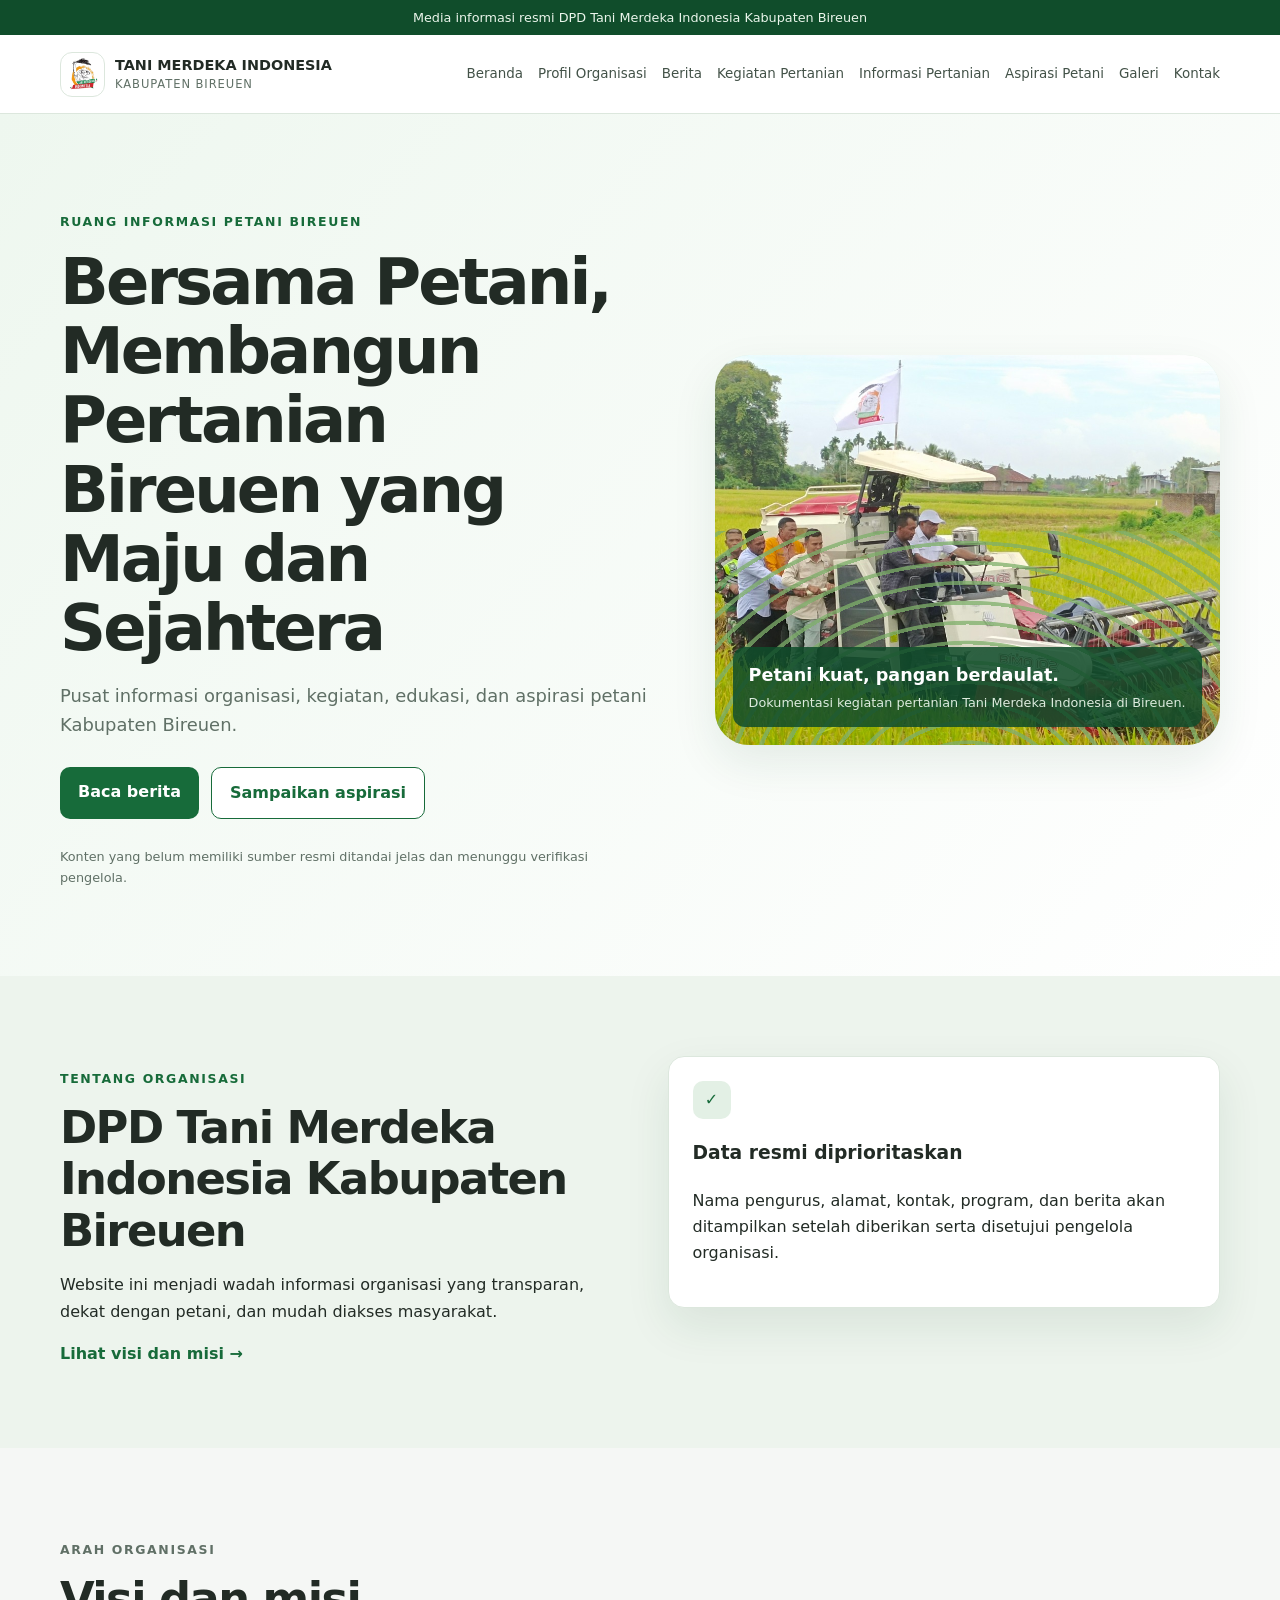
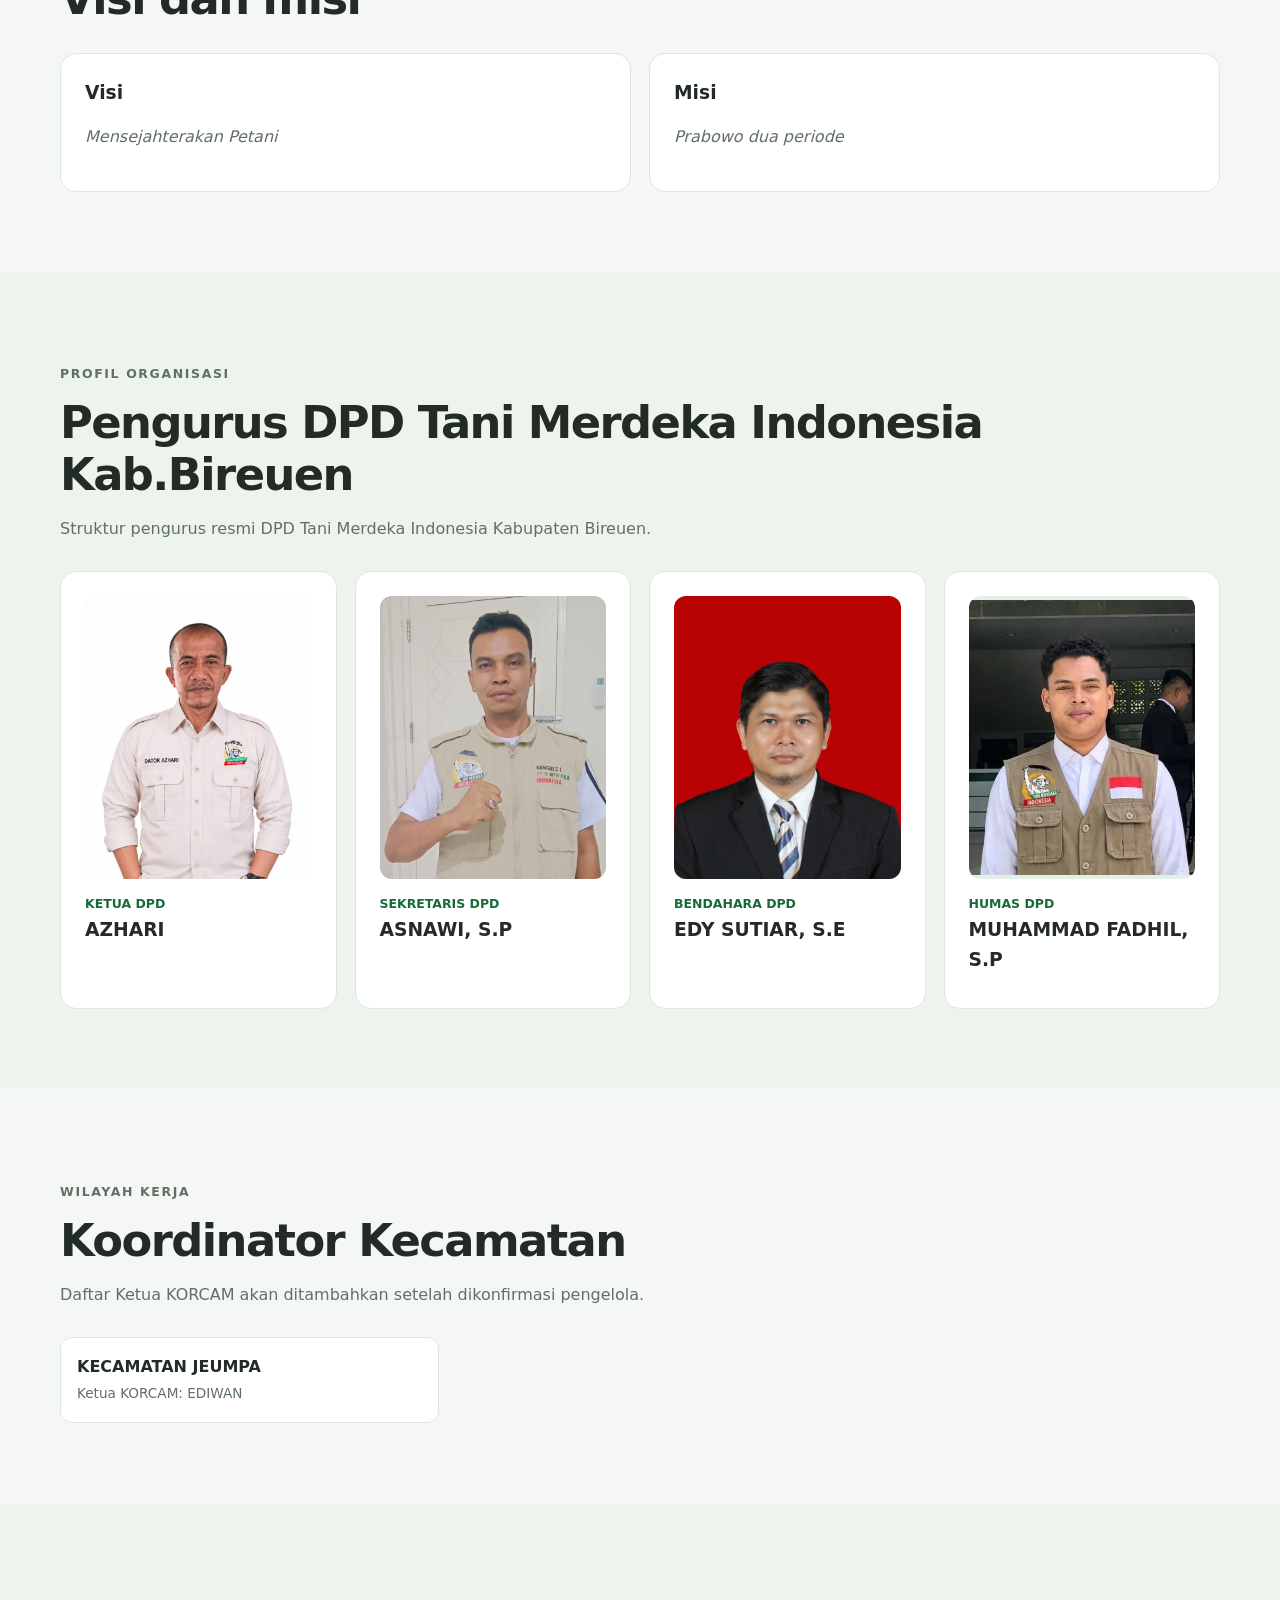
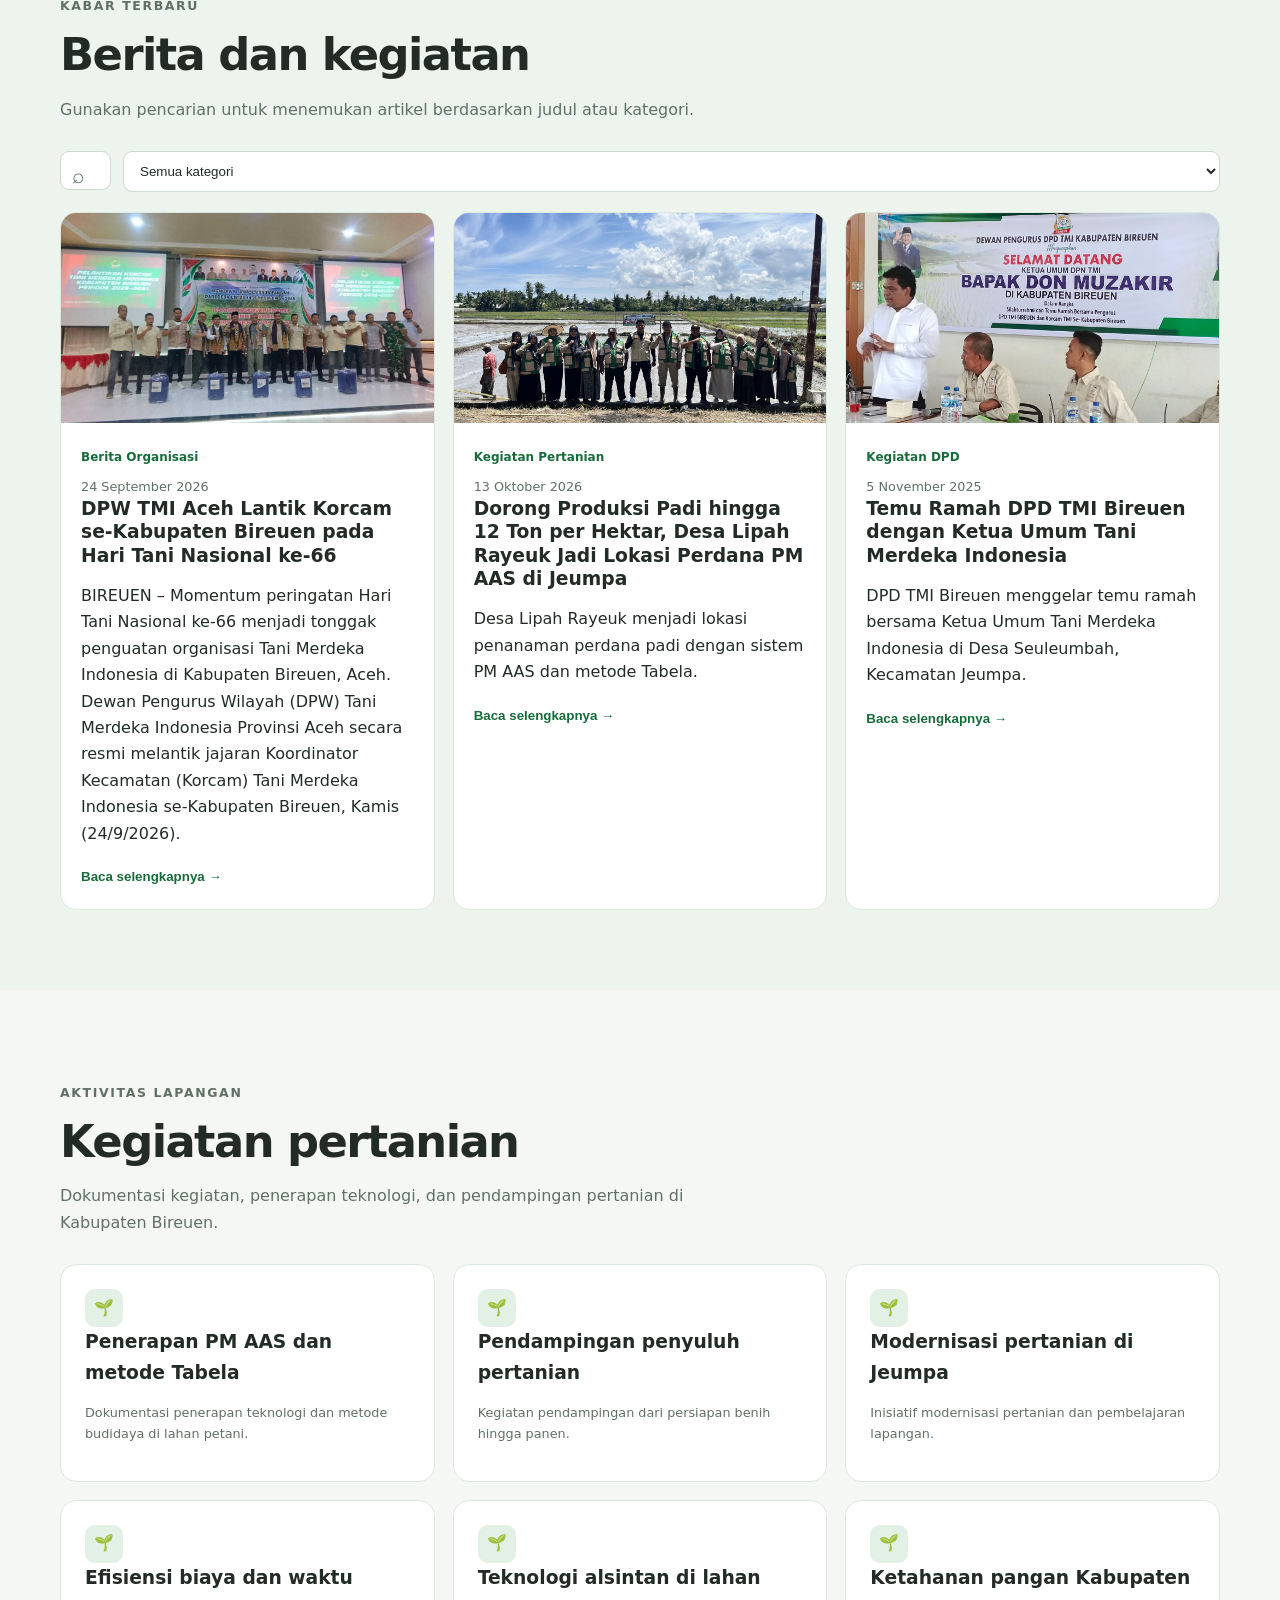
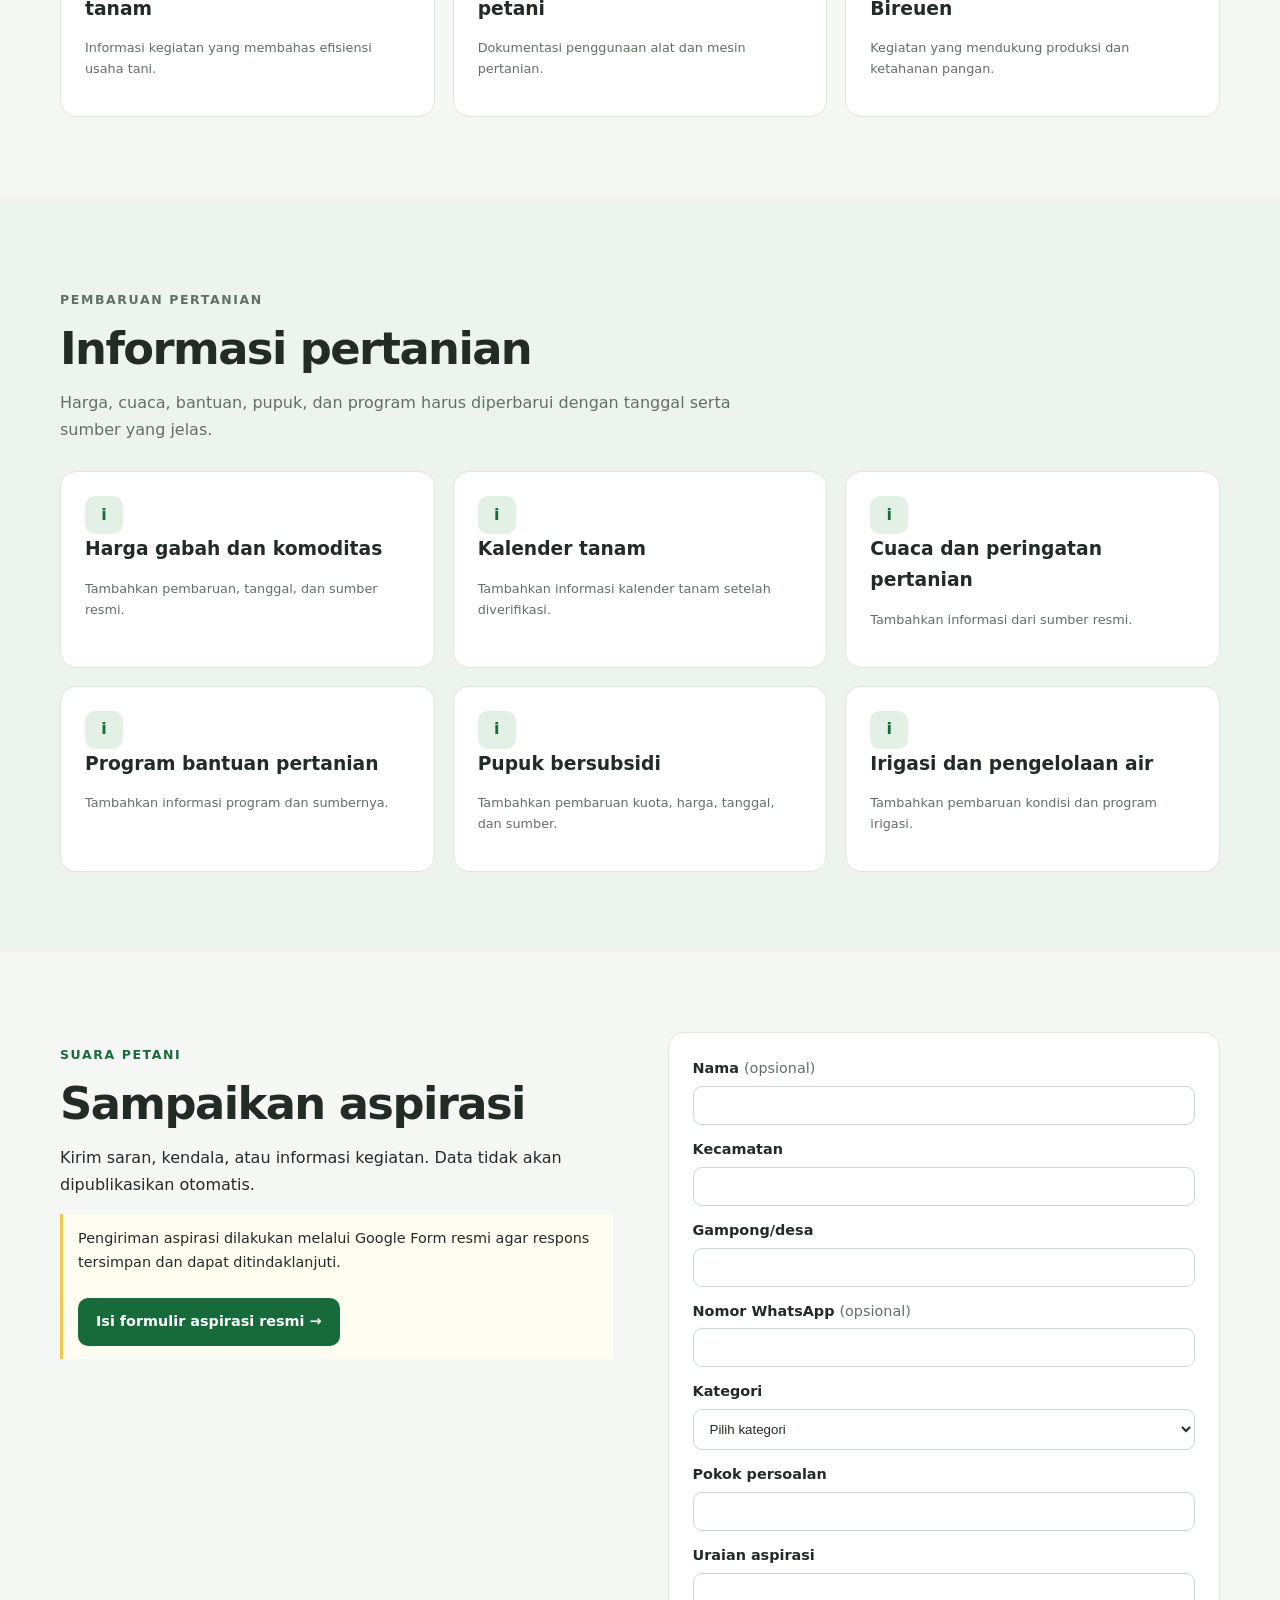
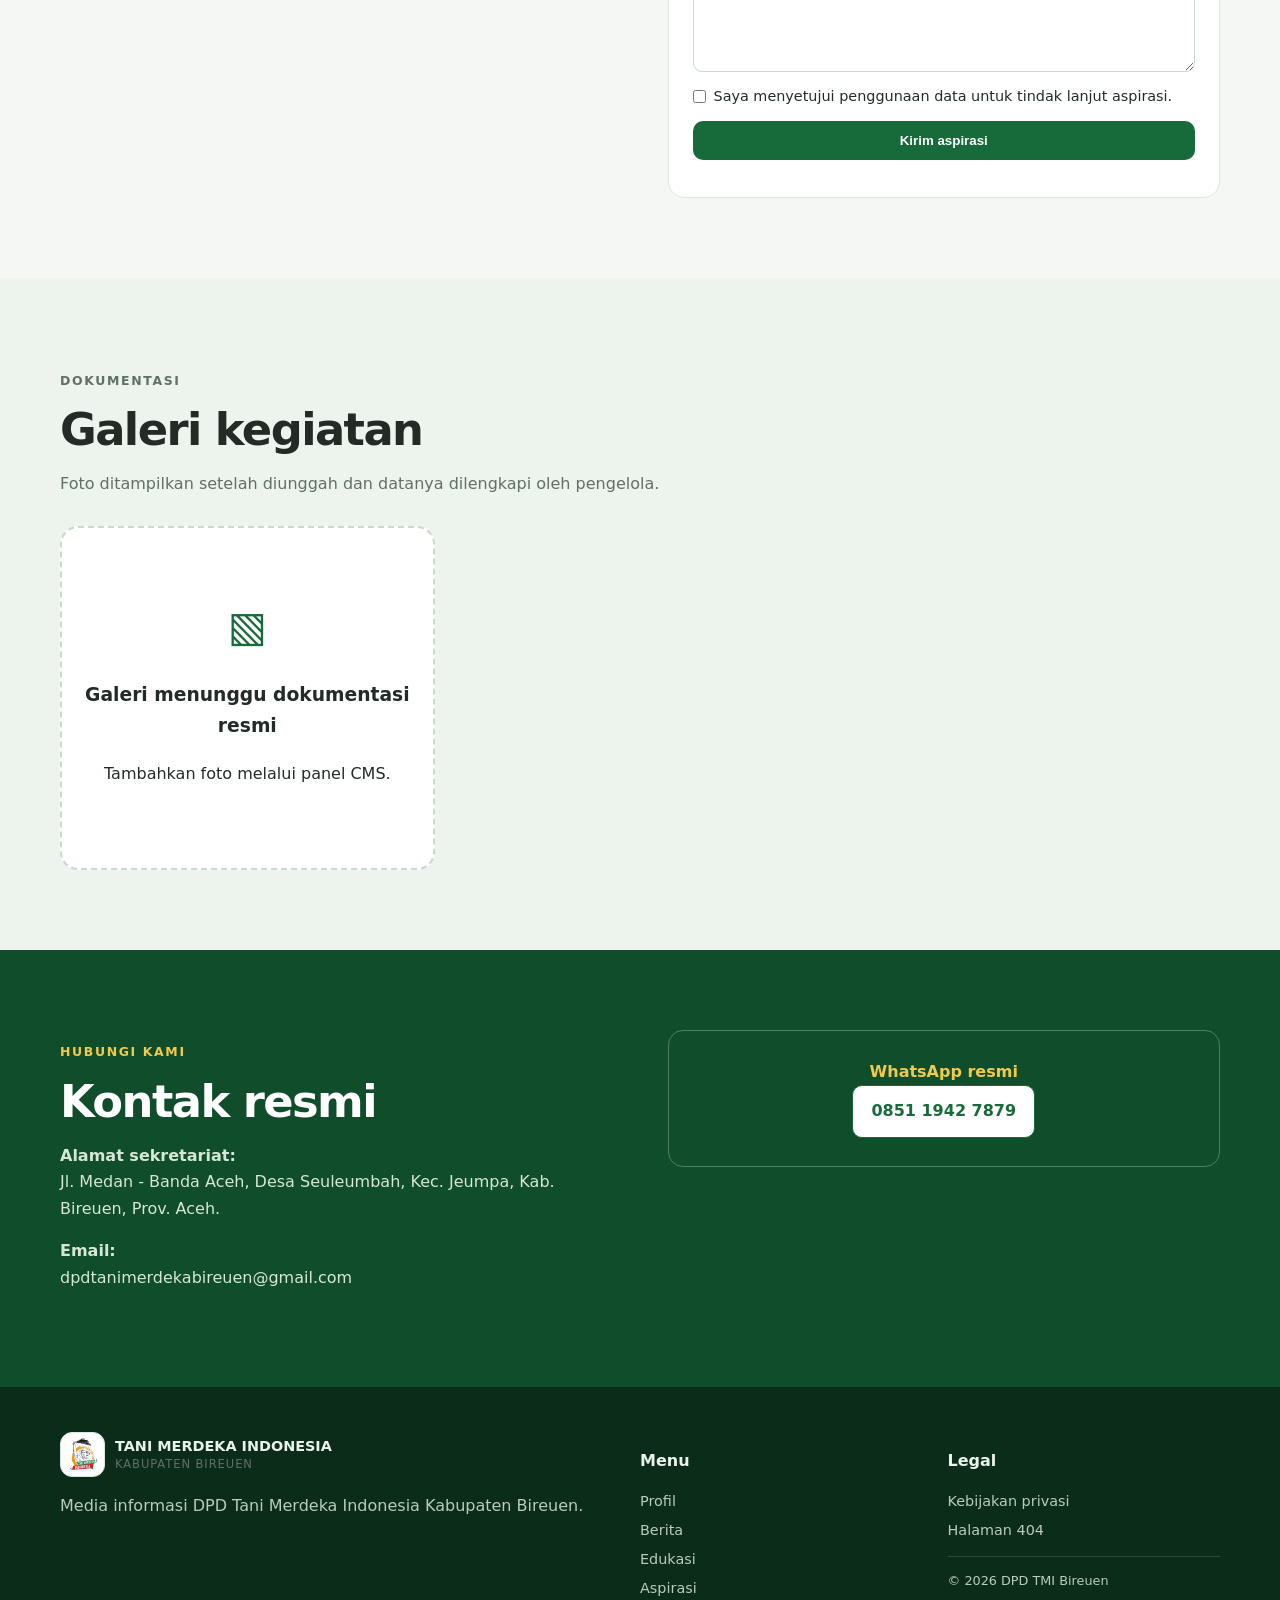
<file: index.html>
<!doctype html>
<html lang="id">
<head>
  <meta charset="utf-8">
  <meta name="viewport" content="width=device-width, initial-scale=1">
  <meta name="theme-color" content="#176B3A">
  <meta name="description" content="Pusat informasi resmi DPD Tani Merdeka Indonesia Kabupaten Bireuen.">
  <link rel="canonical" href="https://dpdtanimerdekabireuen.github.io/tani-merdeka-bireuen/">
  <meta property="og:title" content="DPD Tani Merdeka Indonesia Kabupaten Bireuen">
  <meta property="og:description" content="Bersama petani, membangun pertanian Bireuen yang maju dan sejahtera.">
  <meta property="og:type" content="website">
  <title>DPD Tani Merdeka Indonesia Kabupaten Bireuen</title>
  <link rel="stylesheet" href="assets/css/styles.css">
  <link rel="stylesheet" href="assets/css/gallery.css">
</head>
<body>
  <a class="skip-link" href="#main-content">Lewati ke konten utama</a>
  <div class="notice-bar">Media informasi resmi DPD Tani Merdeka Indonesia Kabupaten Bireuen</div>
  <header class="site-header">
    <div class="container header-inner">
      <a class="brand" href="#beranda" aria-label="Beranda TMI Bireuen">
        <span class="brand-mark"><img src="assets/images/logo-tani-merdeka.png" alt="Logo resmi Tani Merdeka Indonesia"></span>
        <span><strong>Tani Merdeka Indonesia</strong><small>Kabupaten Bireuen</small></span>
      </a>
      <button class="menu-toggle" type="button" aria-expanded="false" aria-controls="main-nav">Menu</button>
      <nav id="main-nav" class="main-nav" aria-label="Navigasi utama">
        <a href="#beranda">Beranda</a>
        <details><summary>Profil Organisasi</summary><div class="dropdown">
          <a href="#profil">Sejarah dan Profil</a><a href="#visi-misi">Visi dan Misi</a><a href="#pengurus">Pengurus DPD</a><a href="#korcam">KORCAM</a>
        </div></details>
        <a href="#berita">Berita</a><a href="#edukasi">Kegiatan Pertanian</a><a href="#informasi">Informasi Pertanian</a>
        <a href="#aspirasi">Aspirasi Petani</a><a href="#galeri">Galeri</a><a href="#kontak">Kontak</a>
      </nav>
    </div>
  </header>

  <main id="main-content">
    <section id="beranda" class="hero">
      <div class="container hero-grid"><div>
        <p class="eyebrow">Ruang informasi petani Bireuen</p>
        <h1>Bersama Petani, Membangun Pertanian Bireuen yang Maju dan Sejahtera</h1>
        <p class="lead">Pusat informasi organisasi, kegiatan, edukasi, dan aspirasi petani Kabupaten Bireuen.</p>
        <div class="actions"><a class="button primary" href="#berita">Baca berita</a><a class="button outline" href="#aspirasi">Sampaikan aspirasi</a></div>
        <p class="verification-note">Konten yang belum memiliki sumber resmi ditandai jelas dan menunggu verifikasi pengelola.</p>
      </div><div class="hero-art hero-photo"><img src="assets/images/sawah-bireuen.jpg" alt="Kegiatan panen padi menggunakan mesin combine harvester di sawah Bireuen"><div class="hero-photo-caption"><b>Petani kuat, pangan berdaulat.</b><span>Dokumentasi kegiatan pertanian Tani Merdeka Indonesia di Bireuen.</span></div></div></div>
    </section>

    <section id="profil" class="section tint"><div class="container two-col"><div><p class="eyebrow">Tentang organisasi</p><h2>DPD Tani Merdeka Indonesia Kabupaten Bireuen</h2><p>Website ini menjadi wadah informasi organisasi yang transparan, dekat dengan petani, dan mudah diakses masyarakat.</p><a class="text-link" href="#visi-misi">Lihat visi dan misi →</a></div><div class="info-card"><span class="card-icon">✓</span><h3>Data resmi diprioritaskan</h3><p>Nama pengurus, alamat, kontak, program, dan berita akan ditampilkan setelah diberikan serta disetujui pengelola organisasi.</p></div></div></section>

    <section id="visi-misi" class="section"><div class="container"><div class="section-heading"><p class="eyebrow">Arah organisasi</p><h2>Visi dan misi</h2></div><div class="cards two"><article class="card"><h3>Visi</h3><p id="vision-text" class="placeholder">Visi resmi organisasi menunggu naskah yang disahkan pengelola.</p></article><article class="card"><h3>Misi</h3><p id="mission-text" class="placeholder">Misi resmi organisasi menunggu naskah yang disahkan pengelola.</p></article></div></div></section>

    <section id="pengurus" class="section tint"><div class="container"><div class="section-heading"><p class="eyebrow">Profil organisasi</p><h2>Pengurus DPD Tani Merdeka Indonesia Kab.Bireuen</h2><p>Struktur pengurus resmi DPD Tani Merdeka Indonesia Kabupaten Bireuen.</p></div><div id="leaders" class="cards four"></div></div></section>
    <section id="korcam" class="section"><div class="container"><div class="section-heading"><p class="eyebrow">Wilayah kerja</p><h2>Koordinator Kecamatan</h2><p>Daftar Ketua KORCAM akan ditambahkan setelah dikonfirmasi pengelola.</p></div><div id="districts" class="district-grid"></div></div></section>

    <section id="berita" class="section tint"><div class="container"><div class="section-heading"><p class="eyebrow">Kabar terbaru</p><h2>Berita dan kegiatan</h2><p>Gunakan pencarian untuk menemukan artikel berdasarkan judul atau kategori.</p></div><div class="toolbar"><label class="search"><span aria-hidden="true">⌕</span><input id="news-search" type="search" placeholder="Cari berita..." aria-label="Cari berita"></label><select id="news-category" aria-label="Filter kategori"><option>Semua kategori</option></select></div><div id="news-list" class="cards three"></div></div></section>
    <section id="edukasi" class="section"><div class="container"><div class="section-heading"><p class="eyebrow">Aktivitas lapangan</p><h2>Kegiatan pertanian</h2><p>Dokumentasi kegiatan, penerapan teknologi, dan pendampingan pertanian di Kabupaten Bireuen.</p></div><div id="education-list" class="cards three"></div></div></section>
    <section id="informasi" class="section tint"><div class="container"><div class="section-heading"><p class="eyebrow">Pembaruan pertanian</p><h2>Informasi pertanian</h2><p>Harga, cuaca, bantuan, pupuk, dan program harus diperbarui dengan tanggal serta sumber yang jelas.</p></div><div id="info-list" class="cards three"></div></div></section>

    <section id="aspirasi" class="section"><div class="container form-layout"><div><p class="eyebrow">Suara petani</p><h2>Sampaikan aspirasi</h2><p>Kirim saran, kendala, atau informasi kegiatan. Data tidak akan dipublikasikan otomatis.</p><div class="privacy-box">Formulir ini belum terhubung ke layanan penyimpanan. Pengelola perlu mengisi endpoint Google Forms atau layanan formulir pilihan di <a href="assets/js/config.js">config.js</a> sebelum digunakan.</div></div><form id="aspiration-form" class="form-card" novalidate><label>Nama <span>(opsional)</span><input name="name" autocomplete="name"></label><label>Kecamatan<input name="district" required></label><label>Gampong/desa<input name="village" required></label><label>Nomor WhatsApp <span>(opsional)</span><input name="phone" type="tel"></label><label>Kategori<select name="category" required><option value="">Pilih kategori</option><option>Irigasi dan pengairan</option><option>Pupuk dan sarana produksi</option><option>Alsintan</option><option>Bantuan pertanian</option><option>Harga dan pemasaran hasil panen</option><option>Edukasi pertanian</option><option>Lainnya</option></select></label><label>Pokok persoalan<input name="subject" required></label><label>Uraian aspirasi<textarea name="message" rows="5" required></textarea></label><label class="check-row"><input name="consent" type="checkbox" required> Saya menyetujui penggunaan data untuk tindak lanjut aspirasi.</label><button class="button primary" type="submit">Kirim aspirasi</button><p id="form-status" class="form-status" role="status"></p></form></div></section>

    <section id="galeri" class="section tint"><div class="container"><div class="section-heading"><p class="eyebrow">Dokumentasi</p><h2>Galeri kegiatan</h2><p>Foto ditampilkan setelah diunggah dan datanya dilengkapi oleh pengelola.</p></div><div id="gallery-list" class="gallery-grid"></div></div></section>
    <section id="kontak" class="section contact"><div class="container contact-inner"><div><p class="eyebrow">Hubungi kami</p><h2>Kontak resmi</h2><p><strong>Alamat sekretariat:</strong><br>Jl. Medan - Banda Aceh, Desa Seuleumbah, Kec. Jeumpa, Kab. Bireuen, Prov. Aceh.</p><p><strong>Email:</strong><br><a href="mailto:dpdtanimerdekabireuen@gmail.com">dpdtanimerdekabireuen@gmail.com</a></p></div><div class="contact-placeholder"><strong>WhatsApp resmi</strong><br><a class="button outline" href="https://wa.me/6285119427879" target="_blank" rel="noopener">0851 1942 7879</a></div></div></section>
  </main>

  <footer class="site-footer"><div class="container footer-grid"><div><a class="brand" href="#beranda"><span class="brand-mark"><img src="assets/images/logo-tani-merdeka.png" alt="Logo resmi Tani Merdeka Indonesia"></span><span><strong>Tani Merdeka Indonesia</strong><small>Kabupaten Bireuen</small></span></a><p>Media informasi DPD Tani Merdeka Indonesia Kabupaten Bireuen.</p></div><div><h3>Menu</h3><a href="#profil">Profil</a><a href="#berita">Berita</a><a href="#edukasi">Edukasi</a><a href="#aspirasi">Aspirasi</a></div><div><h3>Legal</h3><a href="privacy.html">Kebijakan privasi</a><a href="404.html">Halaman 404</a><p class="small">© <span id="year"></span> DPD TMI Bireuen</p></div></div></footer>
  <dialog id="article-dialog"><button class="dialog-close" type="button" aria-label="Tutup">×</button><p class="eyebrow" id="dialog-category"></p><h2 id="dialog-title"></h2><p id="dialog-body"></p><p class="small">Informasi disajikan berdasarkan data yang diberikan pengelola. Periksa tanggal dan sumber sebelum melakukan pembaruan.</p></dialog>
  <script src="assets/js/config.js"></script><script src="assets/js/data.js"></script><script src="assets/js/app.js"></script>
</body></html>
</file>
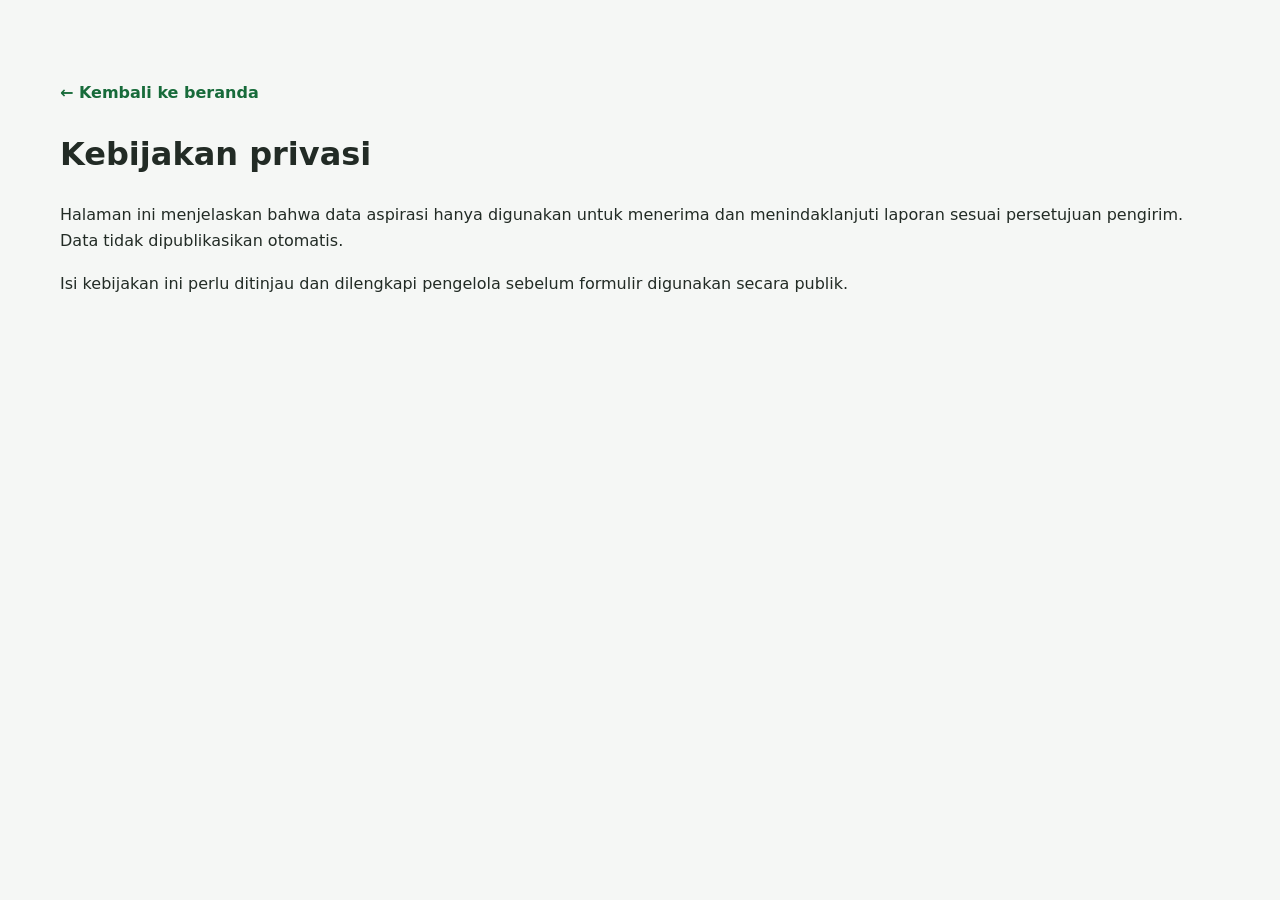
<file: privacy.html>
<!doctype html><html lang="id"><head><meta charset="utf-8"><meta name="viewport" content="width=device-width,initial-scale=1"><title>Kebijakan Privasi | TMI Bireuen</title><link rel="stylesheet" href="assets/css/styles.css"></head><body><main class="section"><div class="container"><a class="text-link" href="index.html">← Kembali ke beranda</a><h1>Kebijakan privasi</h1><p>Halaman ini menjelaskan bahwa data aspirasi hanya digunakan untuk menerima dan menindaklanjuti laporan sesuai persetujuan pengirim. Data tidak dipublikasikan otomatis.</p><p>Isi kebijakan ini perlu ditinjau dan dilengkapi pengelola sebelum formulir digunakan secara publik.</p></div></main></body></html>
</file>
<file: assets/css/styles.css>
:root{--green:#176b3a;--dark:#104d2b;--red:#d62828;--yellow:#f2c94c;--paper:#f5f7f5;--ink:#222b25;--muted:#607066;--line:#dce7dd;--white:#fff;--shadow:0 18px 45px #104d2b18}*{box-sizing:border-box}html{scroll-behavior:smooth}body{margin:0;color:var(--ink);background:var(--paper);font:16px/1.65 Inter,system-ui,-apple-system,"Segoe UI",sans-serif}a{color:inherit;text-decoration:none}.container{width:min(1160px,calc(100% - 32px));margin:auto}.skip-link{position:absolute;left:-999px}.skip-link:focus{left:12px;top:12px;background:var(--white);padding:8px;z-index:20}.notice-bar{background:var(--dark);color:#eaf5eb;text-align:center;font-size:.8rem;padding:7px}.site-header{position:sticky;top:0;z-index:10;background:#ffffffed;border-bottom:1px solid var(--line);backdrop-filter:blur(12px)}.header-inner{min-height:78px;display:flex;align-items:center;gap:24px}.brand{display:flex;align-items:center;gap:10px;min-width:max-content}.brand-mark{display:grid;place-items:center;width:45px;height:45px;border-radius:12px;background:var(--green);color:#fff;font-weight:900;font-size:.76rem;letter-spacing:.04em}.brand strong,.brand small{display:block;line-height:1.15}.brand strong{font-size:.9rem;text-transform:uppercase}.brand small{color:var(--muted);font-size:.72rem;margin-top:4px;text-transform:uppercase;letter-spacing:.08em}.main-nav{display:flex;align-items:center;justify-content:flex-end;gap:15px;margin-left:auto;font-size:.84rem}.main-nav a,.main-nav summary{cursor:pointer;padding:8px 0;color:#435248}.main-nav a:hover,.main-nav summary:hover{color:var(--green)}details{position:relative}summary{list-style:none}summary::-webkit-details-marker{display:none}.dropdown{position:absolute;right:0;top:38px;min-width:210px;padding:8px;background:#fff;border:1px solid var(--line);border-radius:12px;box-shadow:var(--shadow)}.dropdown a{display:block;padding:8px 10px}.menu-toggle{display:none;margin-left:auto;border:1px solid var(--line);background:#fff;border-radius:9px;padding:8px 12px}.hero{background:linear-gradient(130deg,#eef7ef,#fff);padding:85px 0 75px}.hero-grid{display:grid;grid-template-columns:1fr .85fr;gap:60px;align-items:center}.eyebrow{color:var(--green);font-size:.78rem;font-weight:800;letter-spacing:.13em;text-transform:uppercase}.hero h1{max-width:760px;font-size:clamp(2.2rem,5vw,4.3rem);line-height:1.08;letter-spacing:-.045em;margin:16px 0}.lead{font-size:1.12rem;color:var(--muted);max-width:600px}.actions{display:flex;flex-wrap:wrap;gap:12px;margin:27px 0}.button{display:inline-flex;justify-content:center;border:0;border-radius:10px;padding:12px 18px;font-weight:800;cursor:pointer}.primary{background:var(--green);color:#fff}.outline{border:1px solid var(--green);color:var(--green);background:#fff}.verification-note,.small{font-size:.8rem;color:var(--muted)}.hero-art{min-height:390px;border-radius:34px;background:linear-gradient(150deg,#b4d494,#e6d68c 58%,#357c4d);display:flex;flex-direction:column;justify-content:flex-end;padding:30px;color:#fff;position:relative;overflow:hidden;box-shadow:var(--shadow)}.hero-art:before{content:"";position:absolute;inset:45% -15% -15%;background:repeating-radial-gradient(ellipse at 50% 100%,#7eaf6a 0 4px,transparent 5px 24px);opacity:.75}.hero-art span{font-size:5rem;z-index:1}.hero-art b{font-size:1.5rem;z-index:1}.section{padding:80px 0}.tint{background:#edf4ed}.two-col,.form-layout,.contact-inner{display:grid;grid-template-columns:1fr 1fr;gap:55px;align-items:start}.section h2{font-size:clamp(1.9rem,3.5vw,3rem);line-height:1.15;letter-spacing:-.035em;margin:10px 0 15px}.text-link{color:var(--green);font-weight:800}.info-card,.card,.form-card{background:#fff;border:1px solid var(--line);border-radius:16px;padding:24px}.info-card{box-shadow:var(--shadow)}.card-icon{display:grid;place-items:center;background:#e3f0e5;color:var(--green);width:38px;height:38px;border-radius:10px;font-weight:900}.section-heading{margin-bottom:28px}.section-heading p{color:var(--muted);max-width:680px}.cards{display:grid;gap:18px}.cards.two{grid-template-columns:repeat(2,1fr)}.cards.three{grid-template-columns:repeat(3,1fr)}.cards.four{grid-template-columns:repeat(4,1fr)}.card h3{margin:0 0 8px}.placeholder{color:var(--muted);font-style:italic}.leader-avatar{height:125px;border-radius:12px;background:#e3f0e5;display:grid;place-items:center;font-weight:800;color:var(--green);font-size:1.5rem;margin-bottom:15px}.leader-role{font-size:.78rem;color:var(--green);font-weight:800;text-transform:uppercase}.district-grid{display:grid;grid-template-columns:repeat(3,1fr);gap:12px}.district{padding:16px;background:#fff;border:1px solid var(--line);border-radius:12px}.district strong{display:block}.district span{color:var(--muted);font-size:.85rem}.toolbar{display:flex;gap:12px;margin-bottom:20px}.search{flex:1;position:relative}.search span{position:absolute;left:12px;top:8px;font-size:1.3rem;color:var(--muted)}input,select,textarea{width:100%;border:1px solid #cbd9ce;border-radius:9px;padding:11px 12px;background:#fff;color:var(--ink)}.search input{padding-left:37px}.article-card{overflow:hidden;padding:0}.article-card .card-body{padding:20px}.article-cover{height:130px;background:linear-gradient(135deg,#c8dfb1,#4b8d59);display:grid;place-items:center;font-size:2.6rem}.tag{display:inline-block;color:var(--green);font-size:.75rem;font-weight:800;margin-bottom:8px}.article-card h3{line-height:1.25}.article-card button{border:0;background:none;color:var(--green);font-weight:800;padding:0;cursor:pointer}.form-layout{align-items:start}.form-card{display:grid;gap:13px}.form-card label{font-weight:700;font-size:.9rem}.form-card label>span{font-weight:400;color:var(--muted)}.form-card input,.form-card select,.form-card textarea{display:block;margin-top:5px}.check-row{display:flex!important;gap:8px;align-items:flex-start;font-weight:400!important}.check-row input{width:auto;margin:5px 0}.privacy-box{border-left:3px solid var(--yellow);padding:13px 15px;background:#fffdf2;font-size:.9rem}.form-status{margin:0;color:var(--red);font-size:.85rem}.gallery-empty{text-align:center;padding:65px 20px;border:2px dashed #c7dacb;border-radius:18px;background:#fff}.gallery-empty span{font-size:2.6rem;color:var(--green)}.contact{background:var(--dark);color:#fff}.contact .eyebrow{color:var(--yellow)}.contact p{color:#d6e6d8}.contact-placeholder{border:1px solid #ffffff44;border-radius:15px;padding:28px;color:#f2c94c;text-align:center}.contact-placeholder small{color:#d6e6d8}.site-footer{background:#0c2c1a;color:#e9f3ea;padding:45px 0 25px}.footer-grid{display:grid;grid-template-columns:2fr 1fr 1fr;gap:35px}.site-footer p{color:#b8cdbb}.site-footer h3{font-size:1rem}.site-footer a:not(.brand){display:block;color:#b8cdbb;margin:5px 0;font-size:.9rem}.site-footer .small{border-top:1px solid #ffffff22;padding-top:13px}dialog{border:0;border-radius:16px;padding:28px;max-width:620px;width:calc(100% - 32px);box-shadow:var(--shadow);color:var(--ink)}dialog::backdrop{background:#062313aa}.dialog-close{float:right;border:0;background:#edf4ed;border-radius:8px;font-size:1.4rem;cursor:pointer}
@media(max-width:1000px){.main-nav{gap:9px}.main-nav a,.main-nav summary{font-size:.75rem}.cards.four{grid-template-columns:repeat(2,1fr)}}@media(max-width:720px){.header-inner{min-height:67px}.menu-toggle{display:block}.main-nav{display:none;position:absolute;left:0;right:0;top:67px;background:#fff;border-bottom:1px solid var(--line);padding:10px 16px;flex-direction:column;align-items:stretch}.main-nav.open{display:flex}.dropdown{position:static;box-shadow:none;border:0;padding:0 12px}.hero{padding:55px 0}.hero-grid,.two-col,.form-layout,.contact-inner{grid-template-columns:1fr;gap:28px}.hero-art{min-height:280px}.section{padding:55px 0}.cards.two,.cards.three,.cards.four,.district-grid,.footer-grid{grid-template-columns:1fr}.toolbar{display:block}.toolbar select{margin-top:10px}.brand strong{font-size:.76rem}}
</file>
<file: assets/css/gallery.css>
.brand-mark{overflow:hidden;background:#fff;border:1px solid var(--line);padding:3px}.brand-mark img{display:block;width:100%;height:100%;object-fit:contain}.gallery-grid{display:grid;grid-template-columns:repeat(3,1fr);gap:18px}.gallery-item{margin:0;background:#fff;border:1px solid var(--line);border-radius:15px;overflow:hidden}.gallery-item img{display:block;width:100%;height:210px;object-fit:cover;background:#dfeee0}.gallery-item figcaption{display:grid;gap:3px;padding:15px}.gallery-item figcaption span,.gallery-item figcaption small{color:var(--muted);font-size:.82rem}.gallery-empty code{background:#edf4ed;padding:2px 5px;border-radius:4px}@media(max-width:720px){.gallery-grid{grid-template-columns:1fr}}
.hero-photo{padding:0;min-height:390px;position:relative;background:#dfeee0;overflow:hidden}.hero-photo>img{display:block;width:100%;height:100%;min-height:390px;object-fit:cover;object-position:center}.hero-photo-caption{position:absolute;left:18px;right:18px;bottom:18px;padding:14px 16px;border-radius:12px;background:#104d2bd9;color:#fff;display:grid;gap:2px}.hero-photo-caption span{font-size:.8rem;color:#dcebdd}.hero-photo-caption b{font-size:1.1rem}@media(max-width:720px){.gallery-grid{grid-template-columns:1fr}.hero-photo,.hero-photo>img{min-height:280px}}
.article-image{display:block;width:100%;height:210px;object-fit:cover;background:#dfeee0}
.leader-avatar{height:auto;aspect-ratio:4/5;overflow:hidden;background:#e3f0e5}.leader-avatar img{display:block;width:100%;height:100%;object-fit:contain;object-position:center center}
.district img{display:block;width:58px;height:58px;margin-top:10px;border-radius:50%;object-fit:cover;object-position:center top}
</file>
